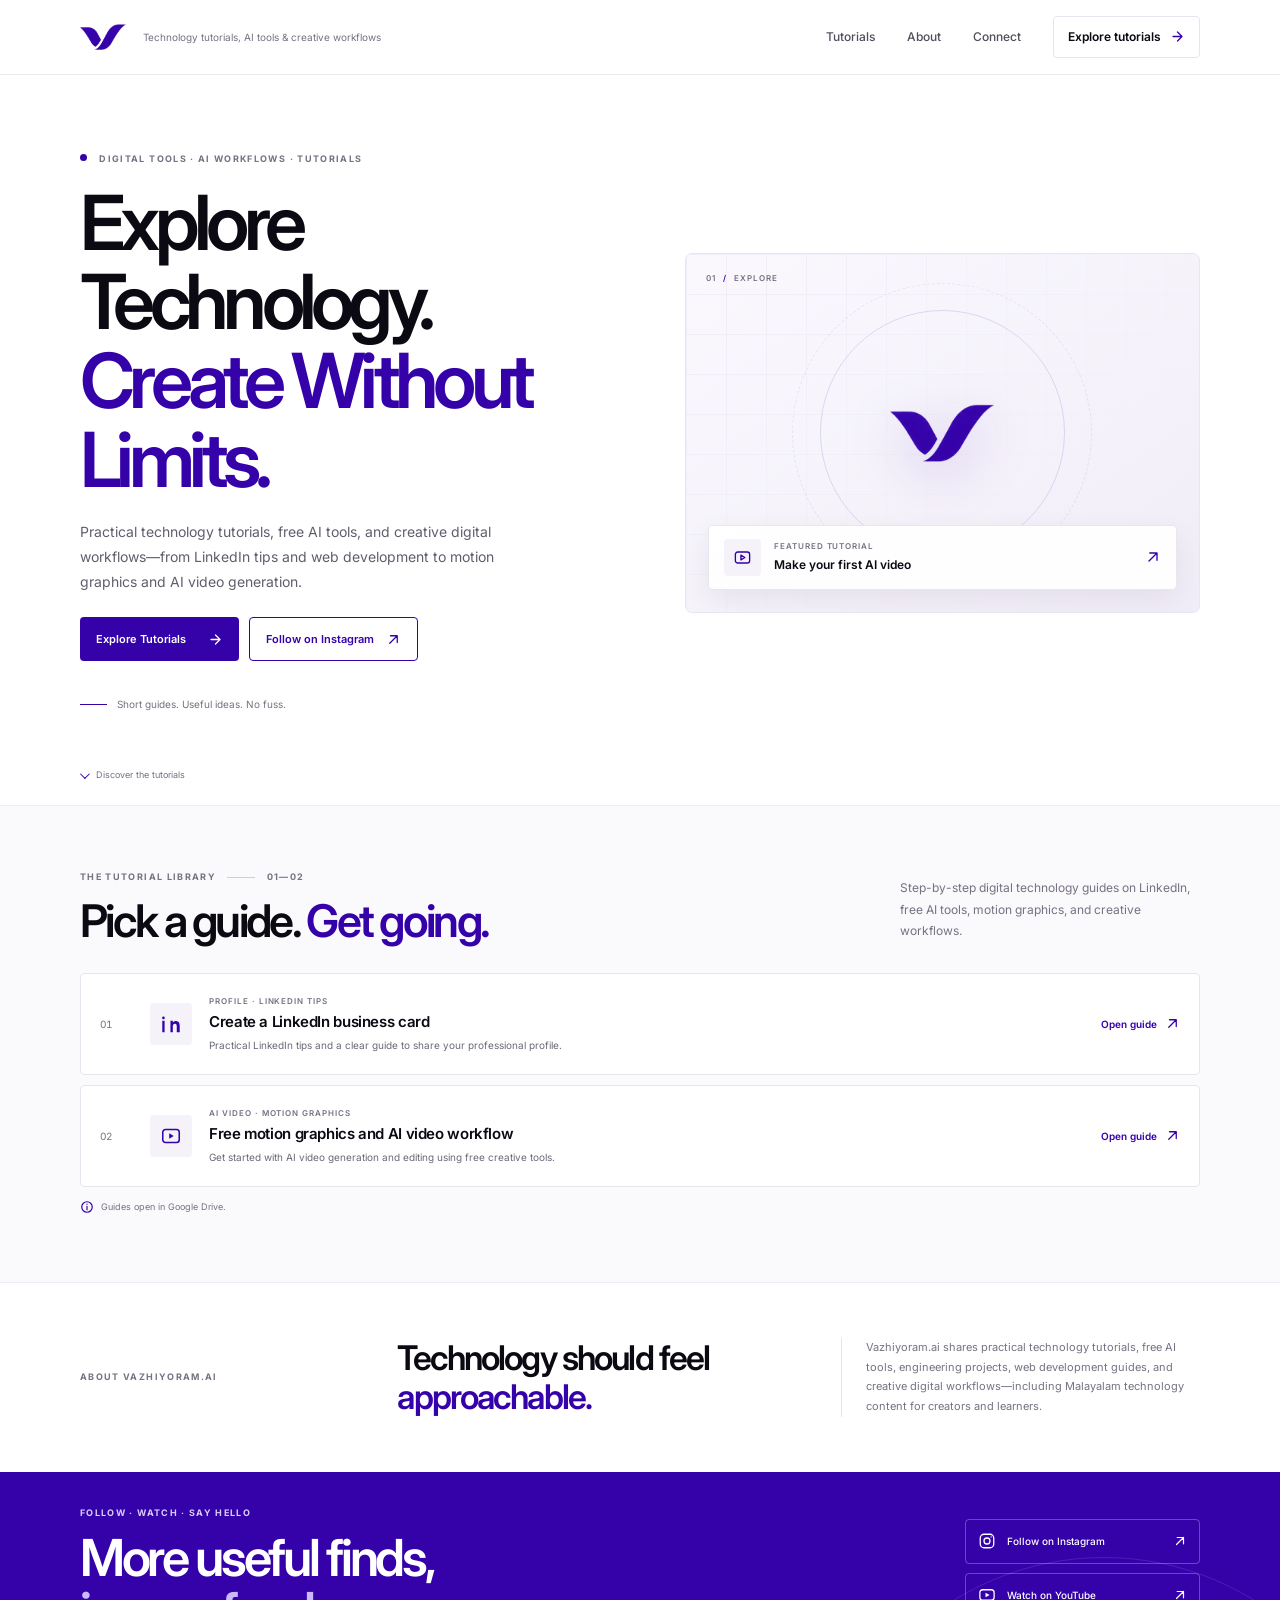
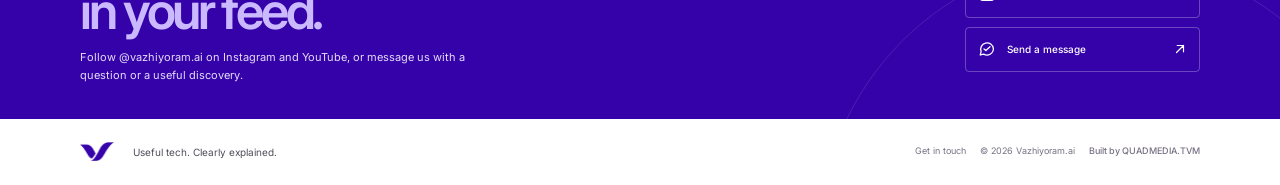
<file: index.html>
<!doctype html>
<html lang="en">
  <head>
    <meta charset="utf-8" />
    <meta name="viewport" content="width=device-width, initial-scale=1" />
    <meta name="theme-color" content="#ffffff" />
    <meta name="color-scheme" content="light" />
    <title>Vazhiyoram.ai | Technology, AI Tools, Tutorials &amp; Creative Workflows</title>
    <meta
      name="description"
      content="Discover practical technology tutorials, free AI tools, motion graphics, video creation, LinkedIn tips, web development and creative digital workflows with Vazhiyoram.ai."
    />
    <meta name="robots" content="index, follow, max-image-preview:large" />
    <meta name="author" content="Vazhiyoram.ai" />
    <link rel="canonical" href="https://vazhiyoram-ai.vercel.app/" />
    <link rel="icon" type="image/png" sizes="1080x1080" href="assets/vazhiyoram-social-avatar.png" />
    <link rel="apple-touch-icon" href="assets/vazhiyoram-social-avatar.png" />
    <link rel="preconnect" href="https://fonts.googleapis.com" />
    <link rel="preconnect" href="https://fonts.gstatic.com" crossorigin />
    <link href="https://fonts.googleapis.com/css2?family=Inter:wght@400;500;600;700&display=swap" rel="stylesheet" />
    <meta property="og:type" content="website" />
    <meta property="og:site_name" content="Vazhiyoram.ai" />
    <meta property="og:locale" content="en_US" />
    <meta property="og:title" content="Vazhiyoram.ai | Technology, AI Tools, Tutorials &amp; Creative Workflows" />
    <meta
      property="og:description"
      content="Discover practical technology tutorials, free AI tools, motion graphics, video creation, LinkedIn tips, web development and creative digital workflows with Vazhiyoram.ai."
    />
    <meta property="og:url" content="https://vazhiyoram-ai.vercel.app/" />
    <meta property="og:image" content="https://vazhiyoram-ai.vercel.app/assets/vazhiyoram-social-avatar.png" />
    <meta property="og:image:type" content="image/png" />
    <meta property="og:image:width" content="1080" />
    <meta property="og:image:height" content="1080" />
    <meta property="og:image:alt" content="Vazhiyoram.ai V-shaped symbol in white on a violet background" />
    <meta name="twitter:card" content="summary" />
    <meta name="twitter:title" content="Vazhiyoram.ai | Technology, AI Tools, Tutorials &amp; Creative Workflows" />
    <meta
      name="twitter:description"
      content="Discover practical technology tutorials, free AI tools, motion graphics, video creation, LinkedIn tips, web development and creative digital workflows with Vazhiyoram.ai."
    />
    <meta name="twitter:image" content="https://vazhiyoram-ai.vercel.app/assets/vazhiyoram-social-avatar.png" />
    <meta name="twitter:image:alt" content="Vazhiyoram.ai V-shaped symbol in white on a violet background" />
    <link rel="stylesheet" href="styles.css" />
    <script src="script.js" defer></script>
    <script type="application/ld+json">
      {
        "@context": "https://schema.org",
        "@graph": [
          {
            "@type": "Organization",
            "@id": "https://vazhiyoram-ai.vercel.app/#organization",
            "name": "Vazhiyoram.ai",
            "url": "https://vazhiyoram-ai.vercel.app/",
            "email": "mailto:vazhiyoram.ai@gmail.com",
            "logo": {
              "@type": "ImageObject",
              "url": "https://vazhiyoram-ai.vercel.app/assets/vazhiyoram-social-avatar.png",
              "width": 1080,
              "height": 1080
            },
            "description": "Practical technology tutorials, free AI tools, motion graphics, video creation, LinkedIn tips, web development and creative digital workflows.",
            "sameAs": [
              "https://www.instagram.com/vazhiyoram.ai/",
              "https://youtube.com/@vazhiyoramai"
            ]
          },
          {
            "@type": "WebSite",
            "@id": "https://vazhiyoram-ai.vercel.app/#website",
            "name": "Vazhiyoram.ai",
            "url": "https://vazhiyoram-ai.vercel.app/",
            "inLanguage": "en",
            "publisher": {
              "@id": "https://vazhiyoram-ai.vercel.app/#organization"
            }
          },
          {
            "@type": "WebPage",
            "@id": "https://vazhiyoram-ai.vercel.app/#webpage",
            "url": "https://vazhiyoram-ai.vercel.app/",
            "name": "Vazhiyoram.ai | Technology, AI Tools, Tutorials & Creative Workflows",
            "description": "Discover practical technology tutorials, free AI tools, motion graphics, video creation, LinkedIn tips, web development and creative digital workflows with Vazhiyoram.ai.",
            "inLanguage": "en",
            "isPartOf": {
              "@id": "https://vazhiyoram-ai.vercel.app/#website"
            },
            "about": {
              "@id": "https://vazhiyoram-ai.vercel.app/#organization"
            },
            "primaryImageOfPage": {
              "@type": "ImageObject",
              "url": "https://vazhiyoram-ai.vercel.app/assets/vazhiyoram-social-avatar.png",
              "width": 1080,
              "height": 1080
            }
          }
        ]
      }
    </script>
  </head>
  <body>
    <a class="skip-link" href="#main">Skip to content</a>
    <header class="site-header">
      <div class="header-inner wrap">
        <a class="brand-mark" href="#home" aria-label="Vazhiyoram.ai home">
          <img src="assets/vazhiyoram-mark-white.png" alt="Vazhiyoram.ai logo" width="274" height="153" decoding="async" />
        </a>
        <div class="brand-tagline" data-reveal>Technology tutorials, AI tools & creative workflows</div>
        <button class="menu-toggle" type="button" aria-expanded="false" aria-controls="site-nav" aria-label="Open menu">
          <span></span><span></span>
        </button>
        <nav class="site-nav" id="site-nav" aria-label="Main navigation">
          <a href="#tutorials">Tutorials</a>
          <a href="#about">About</a>
          <a href="#connect">Connect</a>
          <a class="nav-cta" href="#tutorials">Explore tutorials <svg aria-hidden="true" viewBox="0 0 20 20"><path d="M4 10h11M10 4l6 6-6 6" /></svg></a>
        </nav>
      </div>
    </header>

    <main id="main">
      <section class="hero wrap" id="home" aria-labelledby="hero-title">
        <div class="hero-copy" data-reveal>
          <p class="eyebrow"><span class="eyebrow-dot"></span> DIGITAL TOOLS · AI WORKFLOWS · TUTORIALS</p>
          <h1 id="hero-title">Explore Technology.<br /><span>Create Without Limits.</span></h1>
          <p class="hero-intro">Practical technology tutorials, free AI tools, and creative digital workflows—from LinkedIn tips and web development to motion graphics and AI video generation.</p>
          <div class="hero-actions">
            <a class="button button-primary" href="#tutorials">Explore Tutorials <svg aria-hidden="true" viewBox="0 0 20 20"><path d="M4 10h11M10 4l6 6-6 6" /></svg></a>
            <a class="button button-secondary" href="https://www.instagram.com/vazhiyoram.ai/" target="_blank" rel="noopener noreferrer">Follow on Instagram <svg aria-hidden="true" viewBox="0 0 20 20"><path d="M5 15 15 5M6 5h9v9" /></svg></a>
          </div>
          <div class="hero-meta"><span class="meta-line"></span><span>Short guides. Useful ideas. No fuss.</span></div>
        </div>
        <div class="hero-visual" data-reveal data-delay="120" aria-label="Vazhiyoram symbol with a featured tutorial card">
          <div class="visual-grid" aria-hidden="true"></div>
          <div class="visual-orbit orbit-a" aria-hidden="true"></div>
          <div class="visual-orbit orbit-b" aria-hidden="true"></div>
          <img class="visual-mark" src="assets/vazhiyoram-mark-white.png" alt="Vazhiyoram.ai V-shaped emblem" width="274" height="153" fetchpriority="high" decoding="async" />
          <div class="visual-card">
            <span class="visual-card-icon" aria-hidden="true">
              <svg viewBox="0 0 24 24"><rect x="3" y="5" width="18" height="14" rx="3" /><path d="m10 9 5 3-5 3z" /></svg>
            </span>
            <span><small>FEATURED TUTORIAL</small><strong>Make your first AI video</strong></span>
            <svg class="visual-arrow" aria-hidden="true" viewBox="0 0 20 20"><path d="M5 15 15 5M6 5h9v9" /></svg>
          </div>
          <span class="visual-index">01 <i>/</i> EXPLORE</span>
        </div>
        <a class="scroll-cue" href="#tutorials"><span aria-hidden="true"></span> Discover the tutorials</a>
      </section>

      <section class="tutorials-section" id="tutorials" aria-labelledby="tutorials-title">
        <div class="wrap">
          <div class="section-heading" data-reveal>
            <div><p class="eyebrow">THE TUTORIAL LIBRARY <span class="heading-rule"></span> 01—02</p><h2 id="tutorials-title">Pick a guide.<br class="mobile-break" /> <span>Get going.</span></h2></div>
            <p class="section-intro">Step-by-step digital technology guides on LinkedIn, free AI tools, motion graphics, and creative workflows.</p>
          </div>
          <div class="tutorial-list">
            <a class="tutorial-card" data-reveal href="https://drive.google.com/file/d/1F7rvvq6zA987y6fZdRLT3ig3htTXAMHQ/view?usp=sharing" target="_blank" rel="noopener noreferrer" aria-label="Open the LinkedIn business card tutorial in Google Drive (opens in a new tab)">
              <span class="tutorial-number">01</span>
              <span class="tutorial-icon linkedin-icon" aria-hidden="true">
                <svg viewBox="0 0 24 24"><path d="M5 8.5H2.5V21H5V8.5ZM3.75 6.8a1.45 1.45 0 1 0 0-2.9 1.45 1.45 0 0 0 0 2.9ZM21.5 13.8c0-3.4-1.8-5-4.2-5-1.9 0-2.8 1-3.3 1.8V8.5h-2.6V21H14v-6.2c0-1.6.3-3.2 2.3-3.2s2 1.9 2 3.3V21h3.2v-7.2Z" /></svg>
              </span>
              <span class="tutorial-copy"><small>PROFILE · LINKEDIN TIPS</small><strong>Create a LinkedIn business card</strong><span>Practical LinkedIn tips and a clear guide to share your professional profile.</span></span>
              <span class="tutorial-open">Open guide <svg aria-hidden="true" viewBox="0 0 20 20"><path d="M5 15 15 5M6 5h9v9" /></svg></span>
            </a>
            <a class="tutorial-card" data-reveal data-delay="80" href="https://drive.google.com/file/d/1NsfqIAfJbE2ljr48qomlbxA0ltnoeR9d/view?usp=sharing" target="_blank" rel="noopener noreferrer" aria-label="Open the free motion graphics and AI video generation workflow tutorial in Google Drive (opens in a new tab)">
              <span class="tutorial-number">02</span>
              <span class="tutorial-icon video-icon" aria-hidden="true">
                <svg viewBox="0 0 24 24"><rect x="3" y="5" width="18" height="14" rx="3" /><path d="m10 9 5 3-5 3z" /></svg>
              </span>
              <span class="tutorial-copy"><small>AI VIDEO · MOTION GRAPHICS</small><strong>Free motion graphics and AI video workflow</strong><span>Get started with AI video generation and editing using free creative tools.</span></span>
              <span class="tutorial-open">Open guide <svg aria-hidden="true" viewBox="0 0 20 20"><path d="M5 15 15 5M6 5h9v9" /></svg></span>
            </a>
          </div>
          <p class="tutorial-note" data-reveal><svg aria-hidden="true" viewBox="0 0 20 20"><circle cx="10" cy="10" r="7.5" /><path d="M10 9v5m0-8v.2" /></svg> Guides open in Google Drive.</p>
        </div>
      </section>

      <section class="about-section wrap" id="about" aria-labelledby="about-title" data-reveal>
        <p class="eyebrow">ABOUT VAZHIYORAM.AI</p>
        <h2 id="about-title">Technology should feel <span>approachable.</span></h2>
        <p>Vazhiyoram.ai shares practical technology tutorials, free AI tools, engineering projects, web development guides, and creative digital workflows—including Malayalam technology content for creators and learners.</p>
      </section>

      <section class="connect-section" id="connect" aria-labelledby="connect-title">
        <div class="wrap connect-inner" data-reveal>
          <div class="connect-copy"><p class="eyebrow eyebrow-light">FOLLOW · WATCH · SAY HELLO</p><h2 id="connect-title">More useful finds,<br /><span>in your feed.</span></h2><p>Follow @vazhiyoram.ai on Instagram and YouTube, or message us with a question or a useful discovery.</p></div>
          <div class="connect-actions">
            <a class="social-link" href="https://www.instagram.com/vazhiyoram.ai/" target="_blank" rel="noopener noreferrer" aria-label="Follow Vazhiyoram.ai on Instagram (opens in a new tab)">
              <svg aria-hidden="true" viewBox="0 0 24 24"><rect x="3" y="3" width="18" height="18" rx="5" /><circle cx="12" cy="12" r="4" /><circle cx="17.5" cy="6.5" r=".8" class="icon-fill" /></svg>
              <span>Follow on Instagram</span><svg class="link-arrow" aria-hidden="true" viewBox="0 0 20 20"><path d="M5 15 15 5M6 5h9v9" /></svg>
            </a>
            <a class="social-link" href="https://youtube.com/@vazhiyoramai" target="_blank" rel="noopener noreferrer" aria-label="Watch Vazhiyoram.ai on YouTube (opens in a new tab)">
              <svg aria-hidden="true" viewBox="0 0 24 24"><rect x="2.5" y="5" width="19" height="14" rx="4" /><path d="m10 9 5.5 3-5.5 3z" class="icon-fill" /></svg>
              <span>Watch on YouTube</span><svg class="link-arrow" aria-hidden="true" viewBox="0 0 20 20"><path d="M5 15 15 5M6 5h9v9" /></svg>
            </a>
            <a class="social-link" href="https://www.instagram.com/direct/new/?username=vazhiyoram.ai" target="_blank" rel="noopener noreferrer" aria-label="Send a direct message to Vazhiyoram.ai on Instagram (opens in a new tab)">
              <svg aria-hidden="true" viewBox="0 0 24 24"><path d="M20.5 11.5a8.5 8.5 0 0 1-12.9 7.3L3 20l1.2-4.4A8.5 8.5 0 1 1 20.5 11.5Z" /><path d="m8 12 2.5 2 5.5-5" /></svg>
              <span>Send a message</span><svg class="link-arrow" aria-hidden="true" viewBox="0 0 20 20"><path d="M5 15 15 5M6 5h9v9" /></svg>
            </a>
          </div>
        </div>
      </section>
    </main>

    <footer class="site-footer">
      <div class="wrap footer-inner">
        <a class="footer-mark" href="#home" aria-label="Back to top"><img src="assets/vazhiyoram-mark-white.png" alt="Vazhiyoram.ai logo" width="274" height="153" loading="lazy" decoding="async" /></a>
        <p>Useful tech. Clearly explained.</p>
        <div class="footer-meta">
          <a class="footer-email" href="mailto:vazhiyoram.ai@gmail.com">Get in touch</a>
          <span class="copyright">© <span id="current-year">2026</span> Vazhiyoram.ai</span>
          <a
            class="footer-credit"
            href="https://quadmedia-tvm.vercel.app/"
            target="_blank"
            rel="noopener noreferrer"
            aria-label="Website built by QUADMEDIA.TVM"
          >Built by QUADMEDIA.TVM</a>
        </div>
      </div>
    </footer>
    <div class="toast" id="toast" role="status" aria-live="polite"></div>
  </body>
</html>
</file>
<file: styles.css>
:root {
  --violet: #3502aa;
  --ink: #0b0912;
  --muted: #777183;
  --line: #e8e4ed;
  --lavender: #f5f2fa;
  --white: #fff;
  --page-width: 1120px;
}

* { box-sizing: border-box; }
html { scroll-behavior: smooth; scroll-padding-top: 88px; }
body {
  margin: 0;
  color: var(--ink);
  background: var(--white);
  font-family: Inter, Arial, sans-serif;
  font-size: 15px;
  line-height: 1.65;
  -webkit-font-smoothing: antialiased;
}
a { color: inherit; text-decoration: none; }
button { font: inherit; }
svg { width: 20px; height: 20px; fill: none; stroke: currentColor; stroke-width: 1.7; stroke-linecap: round; stroke-linejoin: round; }
.wrap { width: min(var(--page-width), calc(100% - 64px)); margin-inline: auto; }
.skip-link { position: absolute; z-index: 50; top: -60px; left: 16px; padding: 10px 15px; color: white; background: var(--ink); }
.skip-link:focus { top: 12px; }
.site-header { position: sticky; z-index: 20; top: 0; background: rgb(255 255 255 / 94%); backdrop-filter: blur(16px); border-bottom: 1px solid rgb(232 228 237 / 85%); }
.header-inner { height: 74px; display: flex; align-items: center; justify-content: space-between; }
.brand-mark { display: inline-flex; align-items: center; width: 50px; }
.brand-mark img { display: block; width: 46px; height: auto; }
.site-nav { display: flex; align-items: center; gap: 32px; font-size: 12px; font-weight: 500; }
.site-nav > a:not(.nav-cta) { color: #514d5b; transition: color .2s ease; }
.site-nav > a:not(.nav-cta):hover { color: var(--violet); }
.nav-cta { display: inline-flex; align-items: center; gap: 9px; padding: 10px 14px; border: 1px solid var(--line); border-radius: 4px; font-weight: 600; }
.nav-cta svg { width: 15px; height: 15px; color: var(--violet); }
.menu-toggle { display: none; }

.hero { position: relative; display: grid; grid-template-columns: 1fr .92fr; align-items: center; gap: 45px; padding-top: 58px; padding-bottom: 72px; }
.hero-copy { position: relative; z-index: 1; padding: 20px 0; }
.eyebrow { margin: 0 0 17px; color: var(--muted); font-size: 9px; font-weight: 700; letter-spacing: .15em; line-height: 1.4; }
.eyebrow-dot { display: inline-block; width: 7px; height: 7px; margin: 0 9px 1px 0; border-radius: 50%; background: var(--violet); }
.hero h1 { margin: 0; font-size: clamp(48px, 6.1vw, 76px); font-weight: 600; letter-spacing: -.075em; line-height: 1.04; }
.hero h1 span, .section-heading h2 span, .about-section h2 span { color: var(--violet); }
.hero-intro { max-width: 430px; margin: 20px 0 23px; color: #625d6d; font-size: 14px; line-height: 1.8; }
.button { display: inline-flex; align-items: center; gap: 22px; padding: 12px 16px; border-radius: 4px; font-size: 11px; font-weight: 600; transition: transform .2s ease, background .2s ease; }
.button-secondary { color: var(--violet); background: transparent; border: 1px solid var(--violet); }
.button-secondary:hover { background: var(--lavender); }
.button:hover { transform: translateY(-2px); }
.button-primary { color: white; background: var(--violet); }
.button-primary:hover { background: #290087; }
.button svg { width: 15px; height: 15px; }
.hero-meta { display: flex; align-items: center; gap: 10px; margin-top: 35px; color: var(--muted); font-size: 10px; }
.meta-line { width: 27px; height: 1px; background: var(--violet); }
.hero-visual { position: relative; min-height: 360px; display: grid; place-items: center; overflow: hidden; border: 1px solid #eae5f2; border-radius: 7px; background: linear-gradient(145deg, #faf8fd 5%, #f1edf8 100%); }
.visual-grid { position: absolute; inset: 0; opacity: .32; background-image: linear-gradient(#dcd5e8 1px, transparent 1px), linear-gradient(90deg, #dcd5e8 1px, transparent 1px); background-size: 40px 40px; mask-image: linear-gradient(135deg, black, transparent 75%); }
.visual-orbit { position: absolute; width: 245px; height: 245px; border: 1px solid rgb(53 2 170 / 13%); border-radius: 50%; }
.orbit-b { width: 300px; height: 300px; border-style: dashed; opacity: .65; }
.visual-mark { position: relative; z-index: 1; width: 104px; height: auto; filter: drop-shadow(0 14px 26px rgb(53 2 170 / 18%)); }
.visual-card { position: absolute; z-index: 2; right: 22px; bottom: 22px; left: 22px; display: flex; align-items: center; gap: 13px; padding: 13px 15px; border: 1px solid rgb(232 228 237 / 90%); border-radius: 5px; background: rgb(255 255 255 / 92%); box-shadow: 0 10px 30px rgb(22 14 44 / 7%); }
.visual-card-icon { width: 37px; height: 37px; display: grid; flex: 0 0 auto; place-items: center; color: var(--violet); border-radius: 4px; background: var(--lavender); }
.visual-card-icon svg { width: 19px; height: 19px; }
.visual-card > span:nth-child(2) { display: grid; gap: 1px; }
.visual-card small { color: var(--muted); font-size: 8px; font-weight: 600; letter-spacing: .12em; }
.visual-card strong { font-size: 12px; font-weight: 600; }
.visual-arrow { width: 16px; height: 16px; margin-left: auto; color: var(--violet); }
.visual-index { position: absolute; top: 18px; left: 20px; color: var(--muted); font-size: 8px; font-weight: 600; letter-spacing: .13em; }
.visual-index i { padding: 0 4px; color: var(--violet); font-style: normal; }
.scroll-cue { position: absolute; bottom: 22px; left: 0; display: flex; align-items: center; gap: 9px; color: var(--muted); font-size: 9px; }
.scroll-cue span { width: 7px; height: 7px; border-right: 1px solid var(--violet); border-bottom: 1px solid var(--violet); transform: rotate(45deg) translateY(-2px); }

.tutorials-section { padding: 65px 0 67px; border-top: 1px solid #f0edf4; border-bottom: 1px solid #f0edf4; background: #faf9fc; }
.section-heading { display: flex; align-items: end; justify-content: space-between; gap: 35px; margin-bottom: 27px; }
.section-heading .eyebrow { margin-bottom: 12px; }
.heading-rule { display: inline-block; width: 28px; height: 1px; margin: 0 8px; vertical-align: middle; background: #d2ccdc; }
.section-heading h2 { margin: 0; font-size: clamp(32px, 4vw, 45px); font-weight: 600; letter-spacing: -.06em; line-height: 1.12; }
.mobile-break { display: none; }
.section-intro { max-width: 300px; margin: 0 0 4px; color: var(--muted); font-size: 12px; line-height: 1.8; }
.tutorial-list { display: grid; gap: 10px; }
.tutorial-card { display: grid; grid-template-columns: 34px 43px 1fr auto; align-items: center; gap: 16px; min-height: 102px; padding: 16px 19px; border: 1px solid var(--line); border-radius: 5px; background: white; transition: border-color .2s ease, transform .2s ease, box-shadow .2s ease; }
.tutorial-card:hover { transform: translateY(-2px); border-color: #c9bce6; box-shadow: 0 9px 25px rgb(31 14 67 / 6%); }
.tutorial-number { color: var(--muted); font-size: 10px; font-variant-numeric: tabular-nums; }
.tutorial-icon { width: 42px; height: 42px; display: grid; place-items: center; border-radius: 4px; background: var(--lavender); color: var(--violet); }
.tutorial-icon svg { width: 22px; height: 22px; }
.linkedin-icon svg { fill: currentColor; stroke: none; }
.video-icon svg path:last-child { fill: currentColor; stroke: none; }
.tutorial-copy { display: grid; gap: 2px; }
.tutorial-copy small { color: var(--muted); font-size: 8px; font-weight: 600; letter-spacing: .12em; }
.tutorial-copy strong { font-size: 15px; font-weight: 600; letter-spacing: -.025em; }
.tutorial-copy > span { color: #6d6876; font-size: 10px; }
.tutorial-open { display: inline-flex; align-items: center; gap: 8px; color: var(--violet); font-size: 10px; font-weight: 600; white-space: nowrap; }
.tutorial-open svg { width: 15px; height: 15px; transition: transform .2s ease; }
.tutorial-card:hover .tutorial-open svg { transform: translate(2px, -2px); }
.tutorial-note { display: flex; align-items: center; gap: 7px; margin: 13px 0 0; color: var(--muted); font-size: 9px; }
.tutorial-note svg { width: 14px; height: 14px; color: var(--violet); }

.about-section { display: grid; grid-template-columns: .8fr 1.15fr 1fr; align-items: center; gap: 30px; padding-top: 55px; padding-bottom: 55px; }
.about-section .eyebrow { margin: 0; }
.about-section h2 { margin: 0; font-size: clamp(25px, 3vw, 34px); font-weight: 600; letter-spacing: -.055em; line-height: 1.15; }
.about-section > p:last-child { margin: 0; padding-left: 24px; border-left: 1px solid var(--line); color: var(--muted); font-size: 11px; line-height: 1.8; }

.connect-section { overflow: hidden; color: white; background: var(--violet); }
.connect-inner { position: relative; display: grid; grid-template-columns: 1fr auto; align-items: center; gap: 50px; min-height: 245px; padding-top: 35px; padding-bottom: 35px; }
.connect-copy { position: relative; z-index: 1; }
.eyebrow-light { margin-bottom: 11px; color: #d9cefa; }
.connect-copy h2 { margin: 0 0 10px; font-size: clamp(35px, 4.3vw, 51px); font-weight: 600; letter-spacing: -.065em; line-height: 1.05; }
.connect-copy h2 span { color: #cbb9ff; }
.connect-copy > p:last-child { max-width: 420px; margin: 0; color: #e5ddf9; font-size: 11px; }
.connect-actions { position: relative; z-index: 1; display: grid; gap: 9px; min-width: 235px; }
.social-link { display: flex; align-items: center; gap: 11px; min-height: 45px; padding: 10px 12px; border: 1px solid rgb(255 255 255 / 27%); border-radius: 4px; color: white; font-size: 10px; font-weight: 500; transition: background .2s ease, border-color .2s ease; }
.social-link:hover { border-color: white; background: rgb(255 255 255 / 9%); }
.social-link > svg:first-child { width: 18px; height: 18px; }
.social-link .icon-fill { fill: currentColor; stroke: none; }
.social-link .link-arrow { width: 14px; height: 14px; margin-left: auto; }
.connect-inner::after { position: absolute; right: -190px; bottom: -410px; width: 570px; height: 570px; border: 1px solid rgb(255 255 255 / 11%); border-radius: 50%; content: ""; }

.site-footer { background: white; }
.footer-inner { display: flex; align-items: center; gap: 17px; min-height: 66px; }
.footer-mark { display: inline-flex; width: 36px; }
.footer-mark img { width: 34px; height: auto; }
.footer-inner p { margin: 0; color: #514d5b; font-size: 10px; }
.footer-meta { margin-left: auto; display: flex; align-items: center; gap: 14px; flex-wrap: wrap; justify-content: flex-end; }
.copyright { color: var(--muted); font-size: 9px; }
.footer-credit { color: var(--muted); font-size: 9px; font-weight: 500; transition: color .2s ease; }
.footer-credit:hover { color: var(--violet); }
.hero-actions { display: flex; align-items: center; flex-wrap: wrap; gap: 10px; }
.hero-actions .button { min-height: 44px; }
.hero-actions .button svg { transition: transform .2s ease; }
.hero-actions .button:hover svg { transform: translateX(3px); }
.hero-actions .button-secondary { gap: 12px; }
.footer-email { color: var(--muted); font-size: 9px; transition: color .2s ease; }
.footer-email:hover { color: var(--violet); }
.brand-tagline { margin-left: 13px; margin-right: auto; color: var(--muted); font-size: 10px; }
.visual-mark { animation: mark-arrive .8s cubic-bezier(.2,.65,.25,1) both; }
@keyframes mark-arrive { from { opacity: 0; transform: scale(.94); } to { opacity: 1; transform: scale(1); } }
.visual-card { transition: transform .25s ease, box-shadow .25s ease; }
.hero-visual:hover .visual-card { transform: translateY(-3px); box-shadow: 0 14px 34px rgb(22 14 44 / 10%); }
.tutorial-card:focus-visible { border-color: var(--violet); }
.social-link .link-arrow { transition: transform .2s ease; }
.social-link:hover .link-arrow { transform: translate(2px, -2px); }
.site-header { transition: box-shadow .2s ease; }
.site-nav > a:not(.nav-cta) { position: relative; }
.site-nav > a:not(.nav-cta)::after { position: absolute; right: 0; bottom: -5px; left: 0; height: 1px; background: var(--violet); content: ""; transform: scaleX(0); transform-origin: left; transition: transform .2s ease; }
.site-nav > a:not(.nav-cta):hover::after { transform: scaleX(1); }
.nav-cta { transition: border-color .2s ease, background .2s ease, color .2s ease; }
.nav-cta:hover { border-color: #c9bce6; background: var(--lavender); }
.toast { position: fixed; z-index: 40; bottom: 20px; left: 50%; padding: 10px 15px; transform: translate(-50%, 16px); border-radius: 4px; background: var(--ink); color: white; font-size: 11px; opacity: 0; pointer-events: none; transition: opacity .2s ease, transform .2s ease; }
.toast.is-visible { transform: translate(-50%, 0); opacity: 1; }
:focus-visible { outline: 3px solid #aa91ec; outline-offset: 4px; }

.js-enabled [data-reveal] { opacity: 0; transform: translateY(16px); transition: opacity .55s ease, transform .55s cubic-bezier(.2,.65,.25,1); }
.js-enabled [data-reveal].is-visible { opacity: 1; transform: translateY(0); }
.js-enabled [data-delay="80"] { transition-delay: 80ms; }
.js-enabled [data-delay="120"] { transition-delay: 120ms; }

@media (max-width: 850px) {
  .wrap { width: min(var(--page-width), calc(100% - 48px)); }
  .hero { grid-template-columns: 1fr .9fr; gap: 25px; padding-top: 48px; padding-bottom: 62px; }
  .hero h1 { font-size: clamp(44px, 6.5vw, 62px); }
  .hero-visual { min-height: 325px; }
  .visual-card { right: 14px; bottom: 14px; left: 14px; }
  .section-intro { max-width: 250px; }
  .about-section { grid-template-columns: .65fr 1.2fr; gap: 18px 25px; }
  .about-section > p:last-child { grid-column: 2; padding-left: 0; border-left: 0; }
}

@media (max-width: 620px) {
  html { scroll-padding-top: 68px; }
  .wrap { width: calc(100% - 40px); }
  .header-inner { height: 64px; }
  .brand-mark, .brand-mark img { width: 42px; }
  .brand-tagline { display: none; }
  .menu-toggle { display: flex; width: 40px; height: 40px; flex-direction: column; align-items: center; justify-content: center; gap: 5px; border: 1px solid var(--line); border-radius: 4px; background: white; cursor: pointer; }
  .menu-toggle span { width: 16px; height: 1.5px; background: var(--ink); transition: transform .2s ease; }
  .menu-toggle[aria-expanded="true"] span:first-child { transform: translateY(3.25px) rotate(45deg); }
  .menu-toggle[aria-expanded="true"] span:last-child { transform: translateY(-3.25px) rotate(-45deg); }
  .site-nav { position: absolute; top: 64px; right: 0; left: 0; display: flex; max-height: 0; overflow: hidden; visibility: hidden; opacity: 0; align-items: stretch; gap: 0; flex-direction: column; padding: 0 20px; border-bottom: 1px solid transparent; background: white; box-shadow: 0 14px 25px rgb(11 9 18 / 0%); transition: max-height .28s ease, opacity .2s ease, visibility .28s, padding .28s ease, box-shadow .28s ease; }
  .site-nav.is-open { max-height: 260px; visibility: visible; opacity: 1; padding: 8px 20px 18px; border-bottom-color: var(--line); box-shadow: 0 14px 25px rgb(11 9 18 / 7%); }
  .site-nav > a:not(.nav-cta) { padding: 12px 3px; border-bottom: 1px solid #f1eef5; }
  .nav-cta { justify-content: center; margin-top: 12px; }
  .hero { display: flex; align-items: stretch; flex-direction: column; gap: 25px; padding-top: 44px; padding-bottom: 37px; }
  .hero-copy { padding: 0; }
  .eyebrow { font-size: 8px; }
  .hero h1 { font-size: clamp(44px, 12.5vw, 62px); }
  .hero-intro { margin: 16px 0 19px; font-size: 12px; }
  .hero-actions { align-items: stretch; }
  .hero-actions .button { justify-content: space-between; }
  .hero-meta { margin-top: 23px; font-size: 9px; }
  .hero-visual { min-height: 270px; }
  .visual-orbit { width: 190px; height: 190px; }
  .orbit-b { width: 240px; height: 240px; }
  .visual-mark { width: 82px; }
  .visual-card { gap: 9px; padding: 10px; }
  .visual-card-icon { width: 32px; height: 32px; }
  .visual-card small { font-size: 7px; }
  .visual-card strong { font-size: 10px; }
  .scroll-cue { display: none; }
  .tutorials-section { padding: 48px 0 49px; }
  .section-heading { display: block; margin-bottom: 20px; }
  .section-heading h2 { font-size: 34px; }
  .mobile-break { display: initial; }
  .section-intro { margin-top: 10px; font-size: 11px; }
  .tutorial-list { gap: 8px; }
  .tutorial-card { grid-template-columns: 23px 36px 1fr; gap: 9px; min-height: 96px; padding: 12px 10px; }
  .tutorial-number { font-size: 9px; }
  .tutorial-icon { width: 34px; height: 34px; }
  .tutorial-icon svg { width: 18px; height: 18px; }
  .tutorial-copy small { font-size: 7px; }
  .tutorial-copy strong { font-size: 12px; line-height: 1.4; }
  .tutorial-copy > span { font-size: 9px; line-height: 1.5; }
  .tutorial-open { grid-column: 3; margin-top: -4px; font-size: 9px; }
  .tutorial-note { margin-top: 10px; font-size: 8px; }
  .about-section { grid-template-columns: 1fr; gap: 10px; padding-top: 40px; padding-bottom: 40px; }
  .about-section h2 { font-size: 29px; }
  .about-section > p:last-child { grid-column: auto; max-width: 400px; font-size: 10px; }
  .connect-inner { grid-template-columns: 1fr; gap: 22px; padding-top: 37px; padding-bottom: 39px; }
  .connect-copy h2 { font-size: 39px; }
  .connect-copy > p:last-child { font-size: 10px; }
  .connect-actions { grid-template-columns: 1fr; min-width: 0; }
  .social-link { min-height: 42px; }
  .footer-inner { min-height: 58px; gap: 10px; padding: 10px 0; flex-wrap: wrap; }
  .footer-mark, .footer-mark img { width: 29px; }
  .footer-inner p { font-size: 9px; }
  .footer-meta { gap: 8px 12px; }
  .copyright, .footer-credit { font-size: 8px; }
}

@media (prefers-reduced-motion: reduce) {
  *, *::before, *::after { scroll-behavior: auto !important; animation-duration: .01ms !important; animation-iteration-count: 1 !important; transition-duration: .01ms !important; }
  .js-enabled [data-reveal] { opacity: 1; transform: none; }
  .visual-mark { animation: none; }
}
</file>
